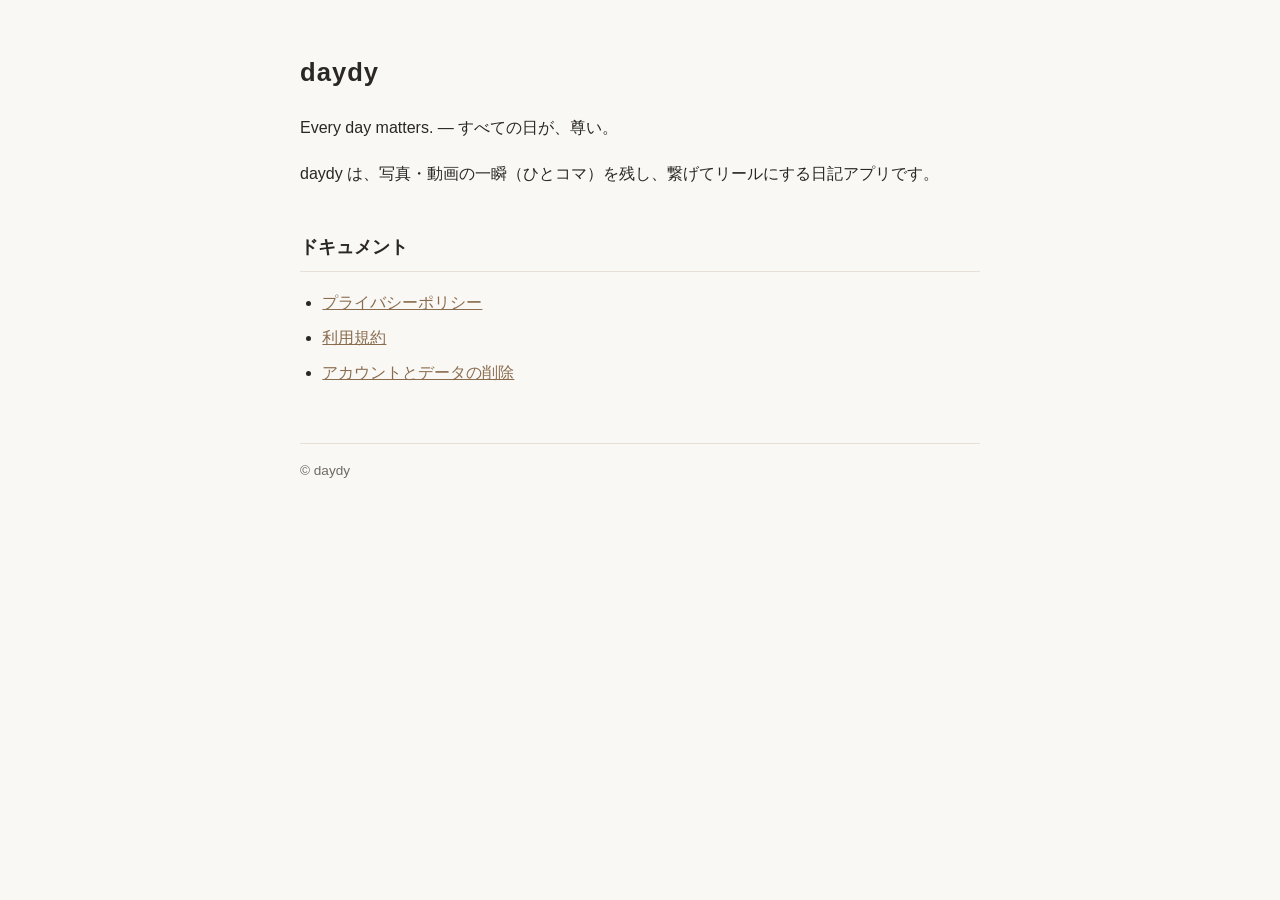
<file: index.html>
<!DOCTYPE html>
<html lang="ja">
<head>
<meta charset="utf-8">
<meta name="viewport" content="width=device-width, initial-scale=1">
<title>daydy</title>
<link rel="stylesheet" href="assets/style.css">
</head>
<body>
<main>
  <h1 class="brand">daydy</h1>
  <p>Every day matters. — すべての日が、尊い。</p>
  <p>daydy は、写真・動画の一瞬（ひとコマ）を残し、繋げてリールにする日記アプリです。</p>
  <h2>ドキュメント</h2>
  <ul>
    <li><a href="privacy/">プライバシーポリシー</a></li>
    <li><a href="terms/">利用規約</a></li>
    <li><a href="account-deletion/">アカウントとデータの削除</a></li>
  </ul>
  <footer>© daydy</footer>
</main>
</body>
</html>
</file>
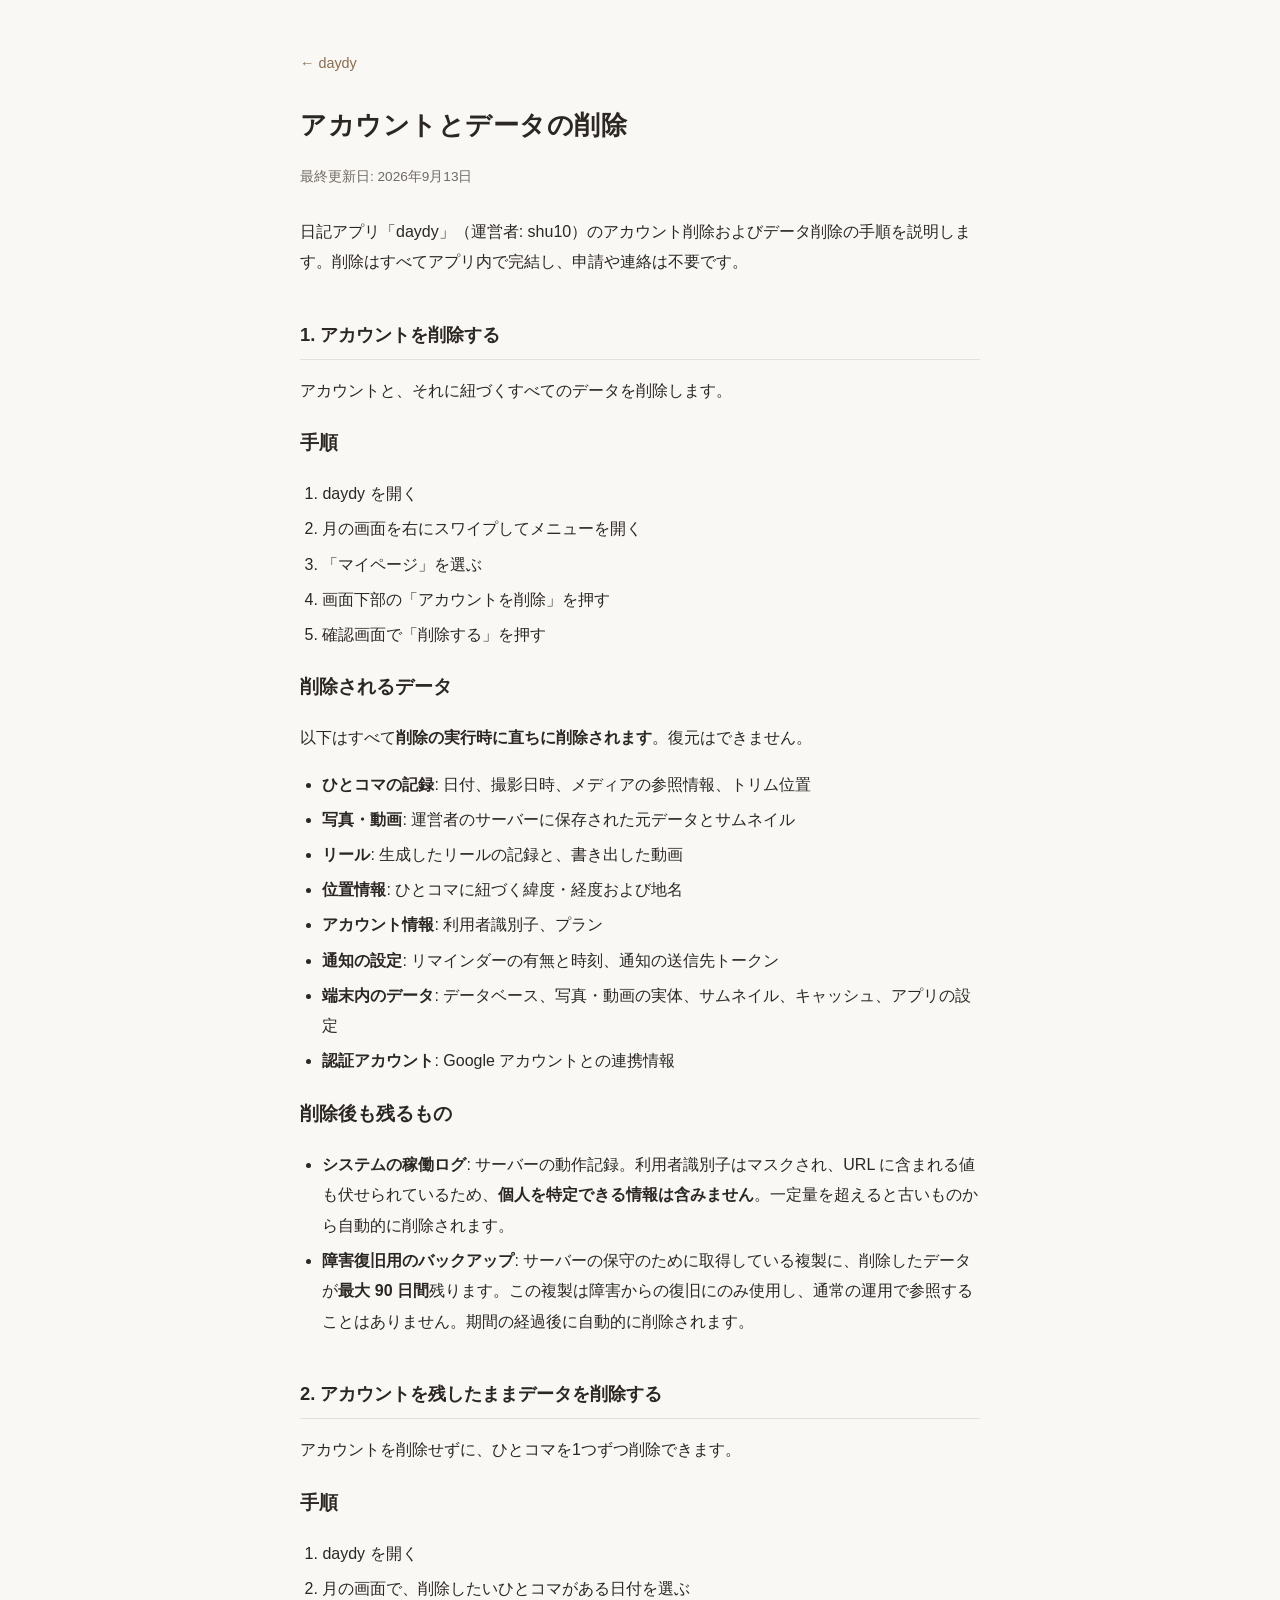
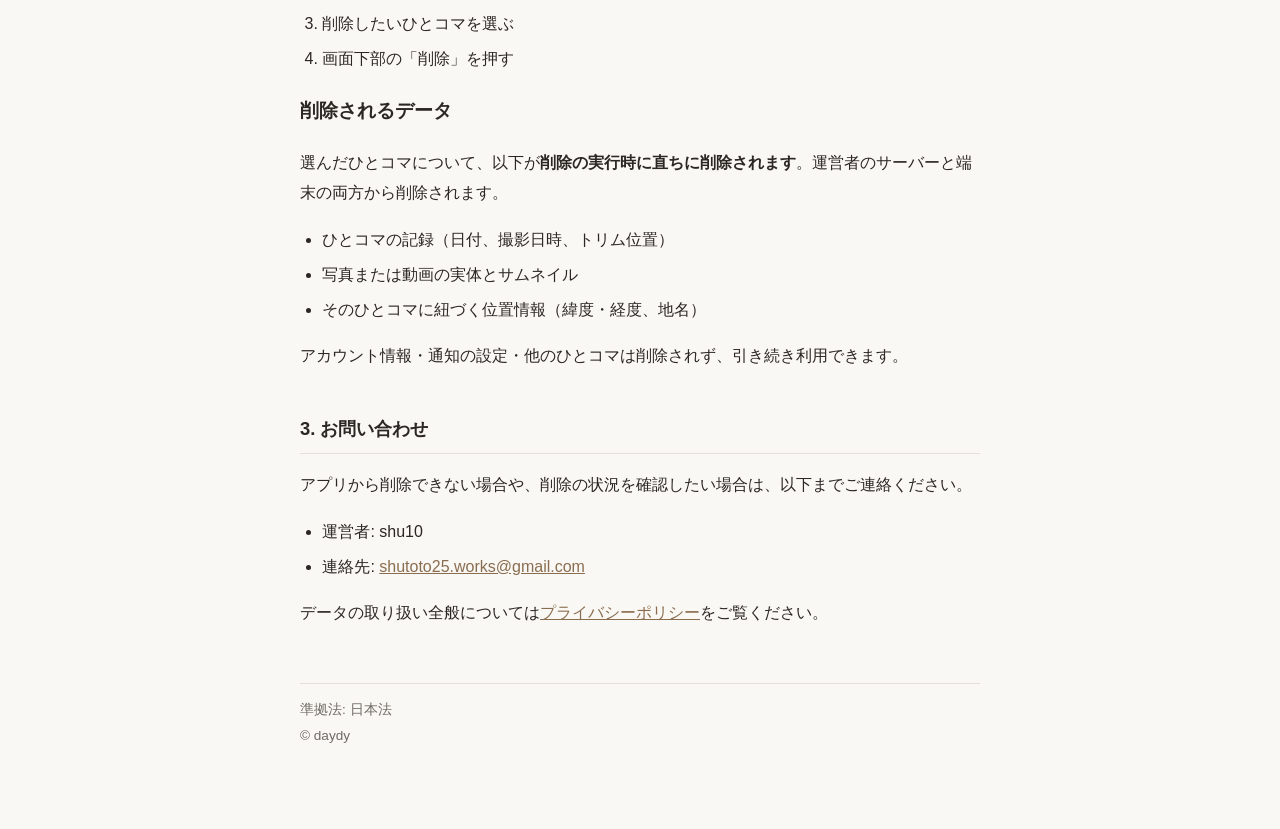
<file: account-deletion/index.html>
<!DOCTYPE html>
<html lang="ja">
<head>
<meta charset="utf-8">
<meta name="viewport" content="width=device-width, initial-scale=1">
<title>アカウントとデータの削除 | daydy</title>
<link rel="stylesheet" href="../assets/style.css">
</head>
<body>
<main>
  <a class="home" href="../">← daydy</a>
  <h1>アカウントとデータの削除</h1>
  <p class="updated">最終更新日: 2026年9月13日</p>

  <p>日記アプリ「daydy」（運営者: shu10）のアカウント削除およびデータ削除の手順を説明します。削除はすべてアプリ内で完結し、申請や連絡は不要です。</p>

  <h2>1. アカウントを削除する</h2>

  <p>アカウントと、それに紐づくすべてのデータを削除します。</p>

  <h3>手順</h3>
  <ol>
    <li>daydy を開く</li>
    <li>月の画面を右にスワイプしてメニューを開く</li>
    <li>「マイページ」を選ぶ</li>
    <li>画面下部の「アカウントを削除」を押す</li>
    <li>確認画面で「削除する」を押す</li>
  </ol>

  <h3>削除されるデータ</h3>
  <p>以下はすべて<strong>削除の実行時に直ちに削除されます</strong>。復元はできません。</p>
  <ul>
    <li><strong>ひとコマの記録</strong>: 日付、撮影日時、メディアの参照情報、トリム位置</li>
    <li><strong>写真・動画</strong>: 運営者のサーバーに保存された元データとサムネイル</li>
    <li><strong>リール</strong>: 生成したリールの記録と、書き出した動画</li>
    <li><strong>位置情報</strong>: ひとコマに紐づく緯度・経度および地名</li>
    <li><strong>アカウント情報</strong>: 利用者識別子、プラン</li>
    <li><strong>通知の設定</strong>: リマインダーの有無と時刻、通知の送信先トークン</li>
    <li><strong>端末内のデータ</strong>: データベース、写真・動画の実体、サムネイル、キャッシュ、アプリの設定</li>
    <li><strong>認証アカウント</strong>: Google アカウントとの連携情報</li>
  </ul>

  <h3>削除後も残るもの</h3>
  <ul>
    <li><strong>システムの稼働ログ</strong>: サーバーの動作記録。利用者識別子はマスクされ、URL に含まれる値も伏せられているため、<strong>個人を特定できる情報は含みません</strong>。一定量を超えると古いものから自動的に削除されます。</li>
    <li><strong>障害復旧用のバックアップ</strong>: サーバーの保守のために取得している複製に、削除したデータが<strong>最大 90 日間</strong>残ります。この複製は障害からの復旧にのみ使用し、通常の運用で参照することはありません。期間の経過後に自動的に削除されます。</li>
  </ul>

  <h2>2. アカウントを残したままデータを削除する</h2>

  <p>アカウントを削除せずに、ひとコマを1つずつ削除できます。</p>

  <h3>手順</h3>
  <ol>
    <li>daydy を開く</li>
    <li>月の画面で、削除したいひとコマがある日付を選ぶ</li>
    <li>削除したいひとコマを選ぶ</li>
    <li>画面下部の「削除」を押す</li>
  </ol>

  <h3>削除されるデータ</h3>
  <p>選んだひとコマについて、以下が<strong>削除の実行時に直ちに削除されます</strong>。運営者のサーバーと端末の両方から削除されます。</p>
  <ul>
    <li>ひとコマの記録（日付、撮影日時、トリム位置）</li>
    <li>写真または動画の実体とサムネイル</li>
    <li>そのひとコマに紐づく位置情報（緯度・経度、地名）</li>
  </ul>

  <p>アカウント情報・通知の設定・他のひとコマは削除されず、引き続き利用できます。</p>

  <h2>3. お問い合わせ</h2>

  <p>アプリから削除できない場合や、削除の状況を確認したい場合は、以下までご連絡ください。</p>
  <ul>
    <li>運営者: shu10</li>
    <li>連絡先: <a href="mailto:shutoto25.works@gmail.com">shutoto25.works@gmail.com</a></li>
  </ul>

  <p>データの取り扱い全般については<a href="../privacy/">プライバシーポリシー</a>をご覧ください。</p>

  <footer>準拠法: 日本法<br>© daydy</footer>
</main>
</body>
</html>
</file>
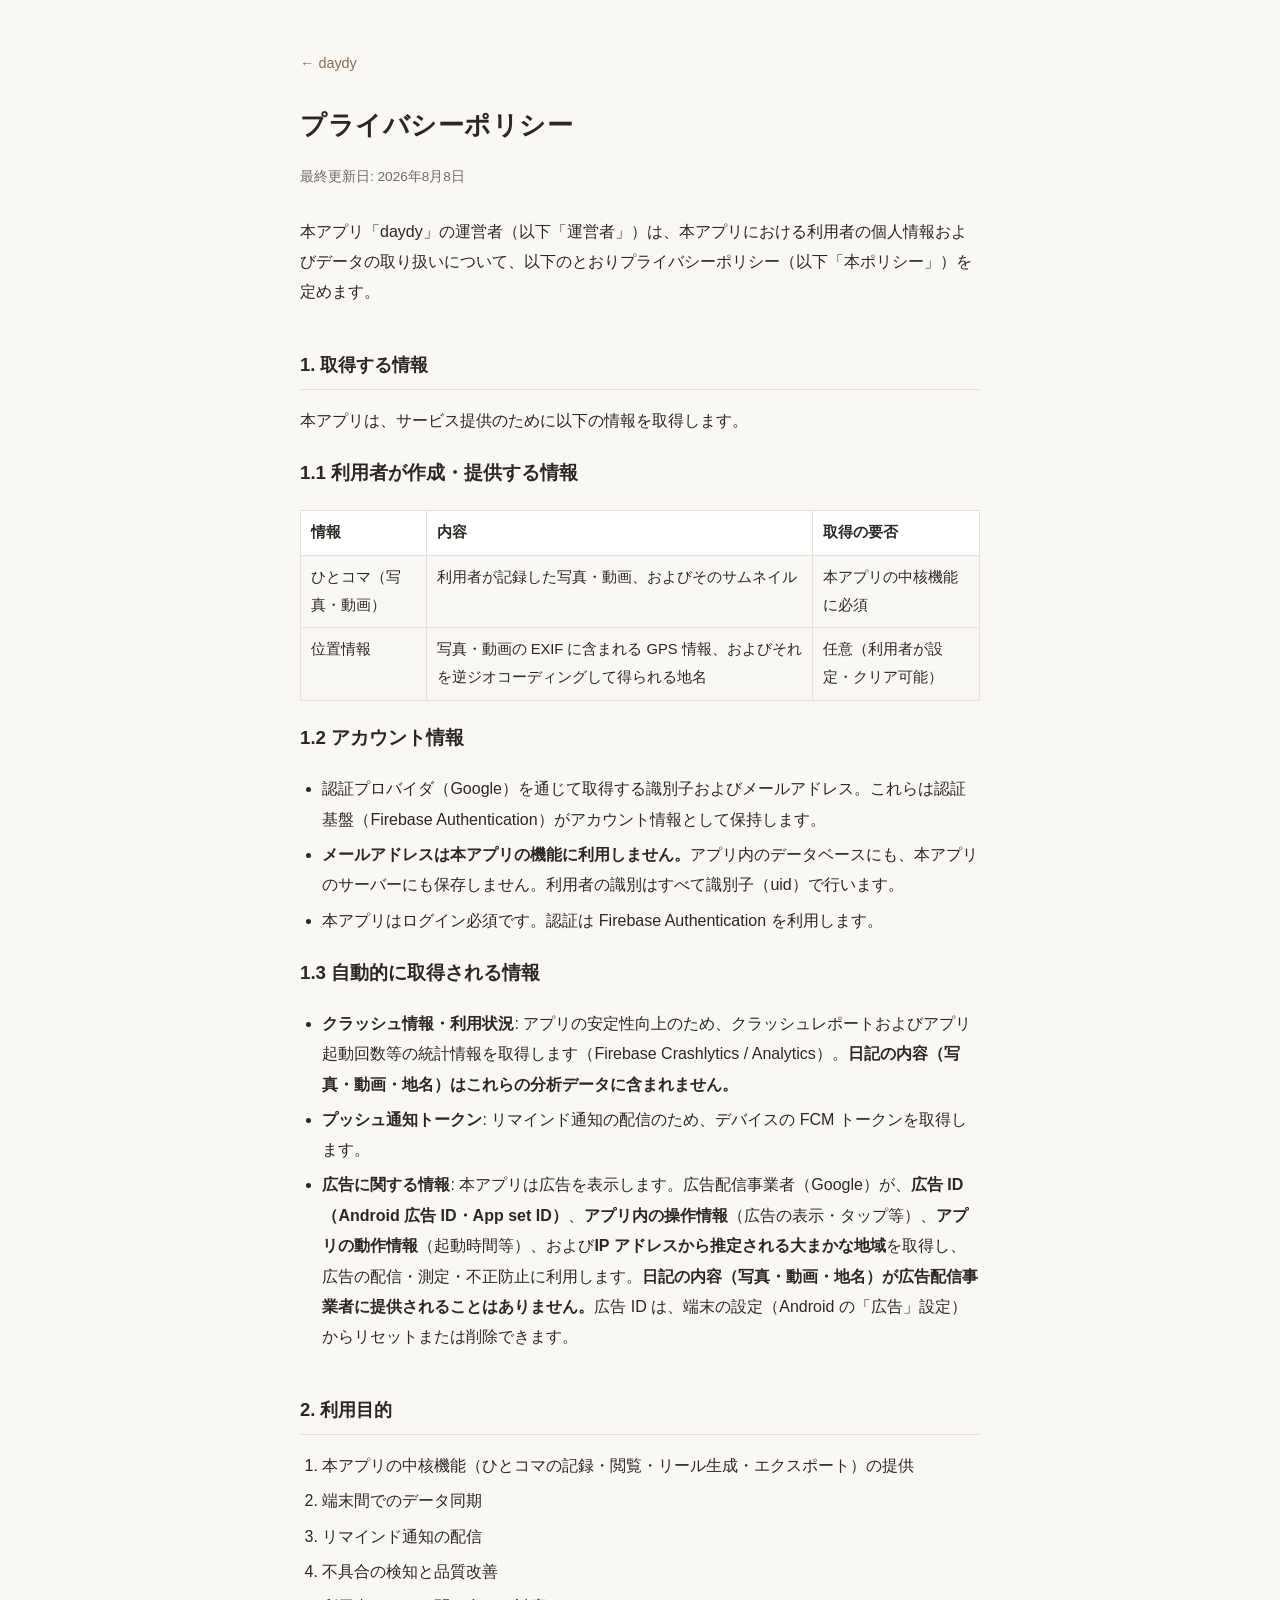
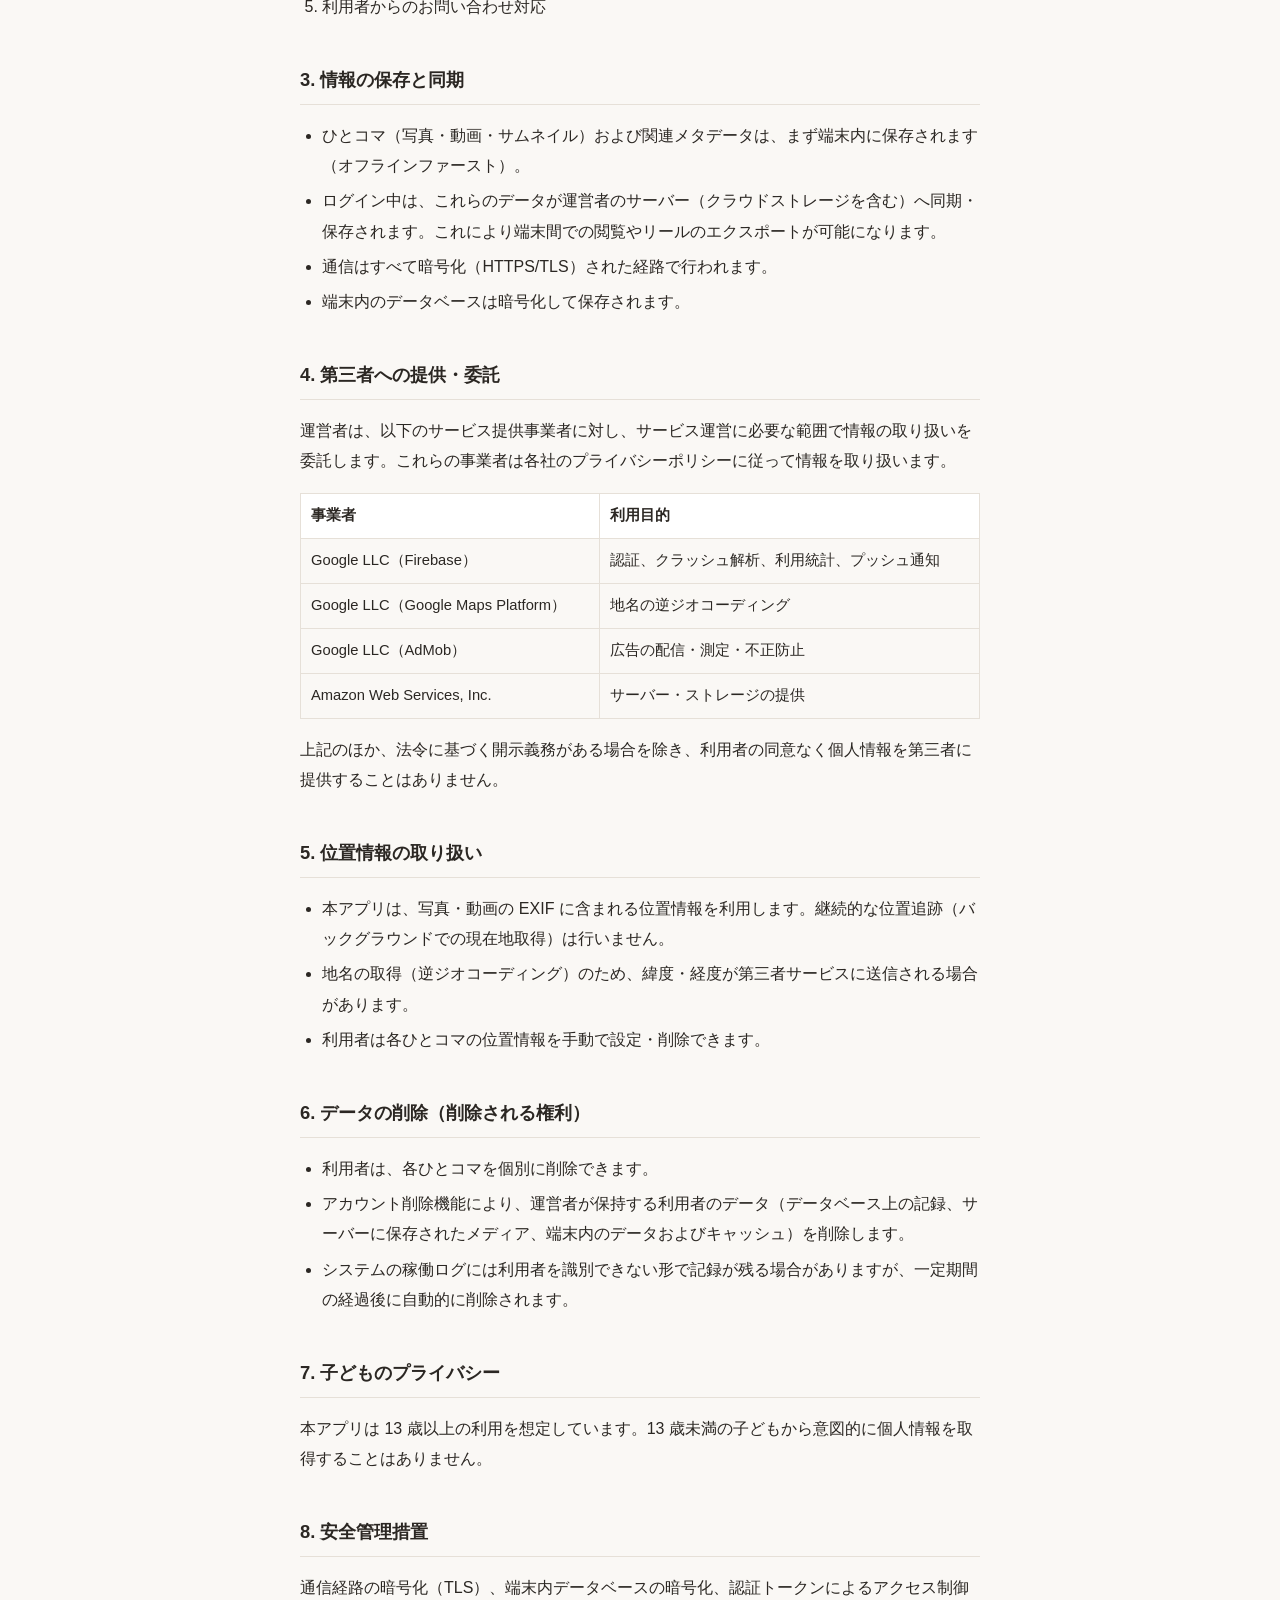
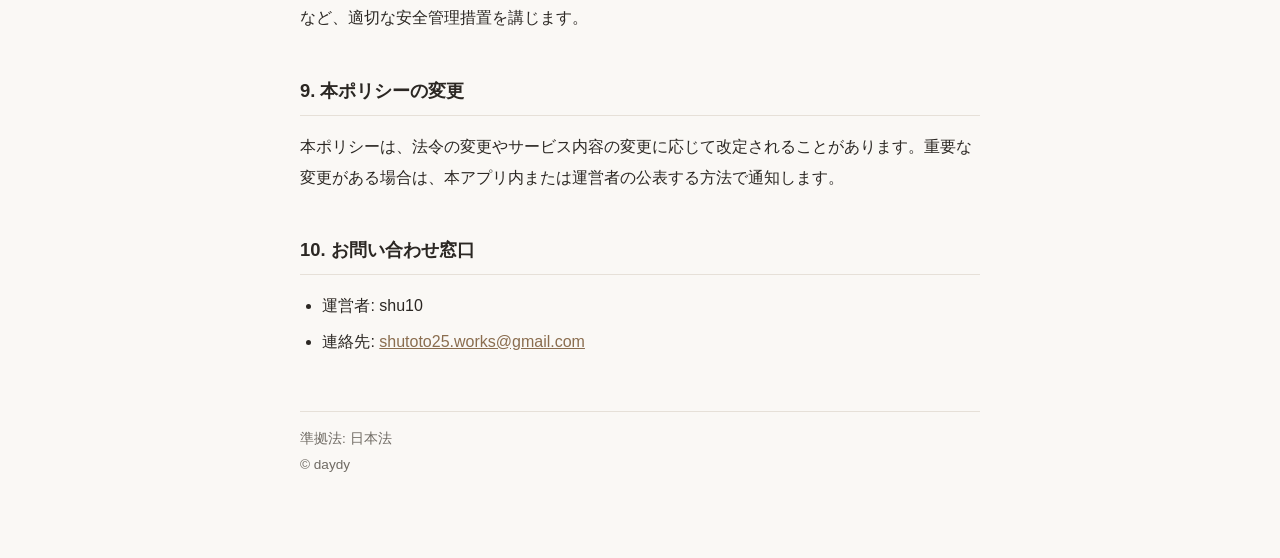
<file: privacy/index.html>
<!DOCTYPE html>
<html lang="ja">
<head>
<meta charset="utf-8">
<meta name="viewport" content="width=device-width, initial-scale=1">
<title>プライバシーポリシー | daydy</title>
<link rel="stylesheet" href="../assets/style.css">
</head>
<body>
<main>
  <a class="home" href="../">← daydy</a>
  <h1>プライバシーポリシー</h1>
  <p class="updated">最終更新日: 2026年8月8日</p>

  <p>本アプリ「daydy」の運営者（以下「運営者」）は、本アプリにおける利用者の個人情報およびデータの取り扱いについて、以下のとおりプライバシーポリシー（以下「本ポリシー」）を定めます。</p>

  <h2>1. 取得する情報</h2>
  <p>本アプリは、サービス提供のために以下の情報を取得します。</p>

  <h3>1.1 利用者が作成・提供する情報</h3>
  <table>
    <tr><th>情報</th><th>内容</th><th>取得の要否</th></tr>
    <tr><td>ひとコマ（写真・動画）</td><td>利用者が記録した写真・動画、およびそのサムネイル</td><td>本アプリの中核機能に必須</td></tr>
    <tr><td>位置情報</td><td>写真・動画の EXIF に含まれる GPS 情報、およびそれを逆ジオコーディングして得られる地名</td><td>任意（利用者が設定・クリア可能）</td></tr>
  </table>

  <h3>1.2 アカウント情報</h3>
  <ul>
    <li>認証プロバイダ（Google）を通じて取得する識別子およびメールアドレス。これらは認証基盤（Firebase Authentication）がアカウント情報として保持します。</li>
    <li><strong>メールアドレスは本アプリの機能に利用しません。</strong>アプリ内のデータベースにも、本アプリのサーバーにも保存しません。利用者の識別はすべて識別子（uid）で行います。</li>
    <li>本アプリはログイン必須です。認証は Firebase Authentication を利用します。</li>
  </ul>

  <h3>1.3 自動的に取得される情報</h3>
  <ul>
    <li><strong>クラッシュ情報・利用状況</strong>: アプリの安定性向上のため、クラッシュレポートおよびアプリ起動回数等の統計情報を取得します（Firebase Crashlytics / Analytics）。<strong>日記の内容（写真・動画・地名）はこれらの分析データに含まれません。</strong></li>
    <li><strong>プッシュ通知トークン</strong>: リマインド通知の配信のため、デバイスの FCM トークンを取得します。</li>
    <li><strong>広告に関する情報</strong>: 本アプリは広告を表示します。広告配信事業者（Google）が、<strong>広告 ID（Android 広告 ID・App set ID）</strong>、<strong>アプリ内の操作情報</strong>（広告の表示・タップ等）、<strong>アプリの動作情報</strong>（起動時間等）、および<strong>IP アドレスから推定される大まかな地域</strong>を取得し、広告の配信・測定・不正防止に利用します。<strong>日記の内容（写真・動画・地名）が広告配信事業者に提供されることはありません。</strong>広告 ID は、端末の設定（Android の「広告」設定）からリセットまたは削除できます。</li>
  </ul>

  <h2>2. 利用目的</h2>
  <ol>
    <li>本アプリの中核機能（ひとコマの記録・閲覧・リール生成・エクスポート）の提供</li>
    <li>端末間でのデータ同期</li>
    <li>リマインド通知の配信</li>
    <li>不具合の検知と品質改善</li>
    <li>利用者からのお問い合わせ対応</li>
  </ol>

  <h2>3. 情報の保存と同期</h2>
  <ul>
    <li>ひとコマ（写真・動画・サムネイル）および関連メタデータは、まず端末内に保存されます（オフラインファースト）。</li>
    <li>ログイン中は、これらのデータが運営者のサーバー（クラウドストレージを含む）へ同期・保存されます。これにより端末間での閲覧やリールのエクスポートが可能になります。</li>
    <li>通信はすべて暗号化（HTTPS/TLS）された経路で行われます。</li>
    <li>端末内のデータベースは暗号化して保存されます。</li>
  </ul>

  <h2>4. 第三者への提供・委託</h2>
  <p>運営者は、以下のサービス提供事業者に対し、サービス運営に必要な範囲で情報の取り扱いを委託します。これらの事業者は各社のプライバシーポリシーに従って情報を取り扱います。</p>
  <table>
    <tr><th>事業者</th><th>利用目的</th></tr>
    <tr><td>Google LLC（Firebase）</td><td>認証、クラッシュ解析、利用統計、プッシュ通知</td></tr>
    <tr><td>Google LLC（Google Maps Platform）</td><td>地名の逆ジオコーディング</td></tr>
    <tr><td>Google LLC（AdMob）</td><td>広告の配信・測定・不正防止</td></tr>
    <tr><td>Amazon Web Services, Inc.</td><td>サーバー・ストレージの提供</td></tr>
  </table>
  <p>上記のほか、法令に基づく開示義務がある場合を除き、利用者の同意なく個人情報を第三者に提供することはありません。</p>

  <h2>5. 位置情報の取り扱い</h2>
  <ul>
    <li>本アプリは、写真・動画の EXIF に含まれる位置情報を利用します。継続的な位置追跡（バックグラウンドでの現在地取得）は行いません。</li>
    <li>地名の取得（逆ジオコーディング）のため、緯度・経度が第三者サービスに送信される場合があります。</li>
    <li>利用者は各ひとコマの位置情報を手動で設定・削除できます。</li>
  </ul>

  <h2>6. データの削除（削除される権利）</h2>
  <ul>
    <li>利用者は、各ひとコマを個別に削除できます。</li>
    <li>アカウント削除機能により、運営者が保持する利用者のデータ（データベース上の記録、サーバーに保存されたメディア、端末内のデータおよびキャッシュ）を削除します。</li>
    <li>システムの稼働ログには利用者を識別できない形で記録が残る場合がありますが、一定期間の経過後に自動的に削除されます。</li>
  </ul>

  <h2>7. 子どものプライバシー</h2>
  <p>本アプリは 13 歳以上の利用を想定しています。13 歳未満の子どもから意図的に個人情報を取得することはありません。</p>

  <h2>8. 安全管理措置</h2>
  <p>通信経路の暗号化（TLS）、端末内データベースの暗号化、認証トークンによるアクセス制御など、適切な安全管理措置を講じます。</p>

  <h2>9. 本ポリシーの変更</h2>
  <p>本ポリシーは、法令の変更やサービス内容の変更に応じて改定されることがあります。重要な変更がある場合は、本アプリ内または運営者の公表する方法で通知します。</p>

  <h2>10. お問い合わせ窓口</h2>
  <ul>
    <li>運営者: shu10</li>
    <li>連絡先: <a href="mailto:shutoto25.works@gmail.com">shutoto25.works@gmail.com</a></li>
  </ul>

  <footer>準拠法: 日本法<br>© daydy</footer>
</main>
</body>
</html>
</file>
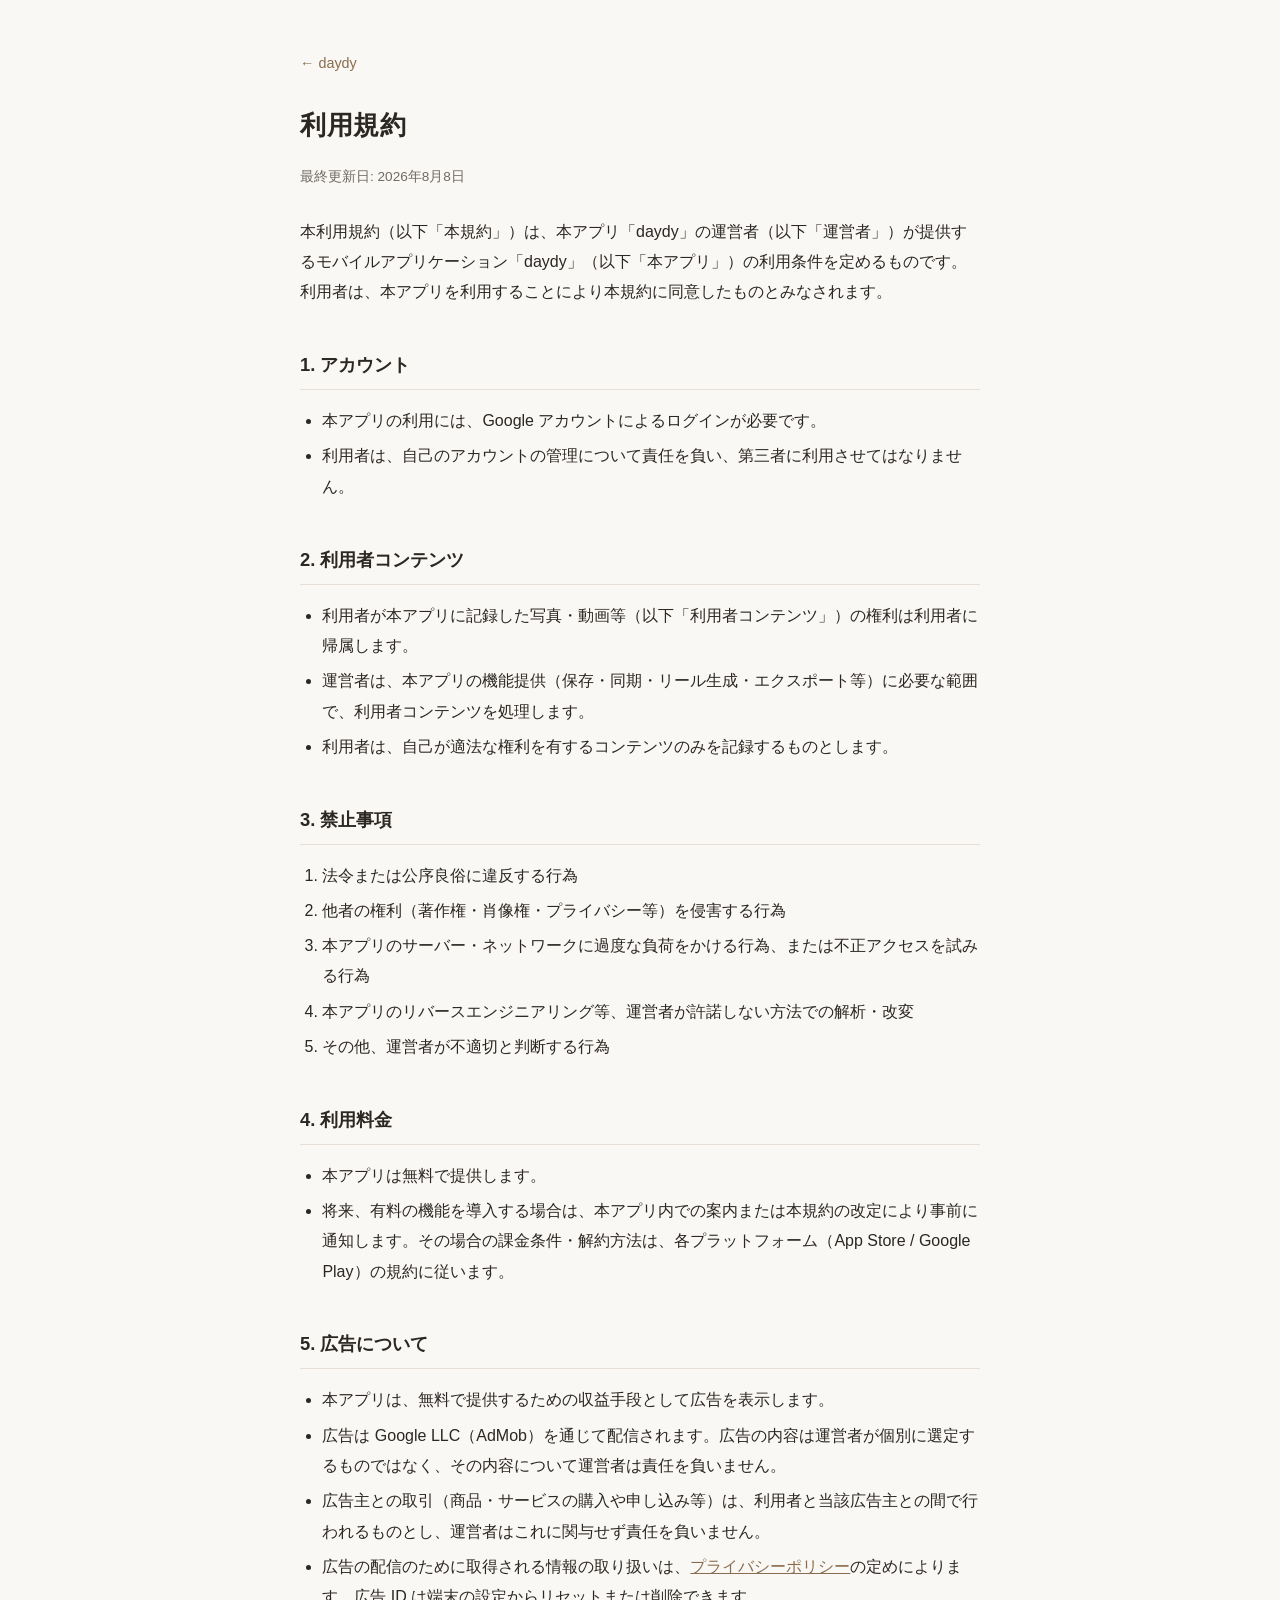
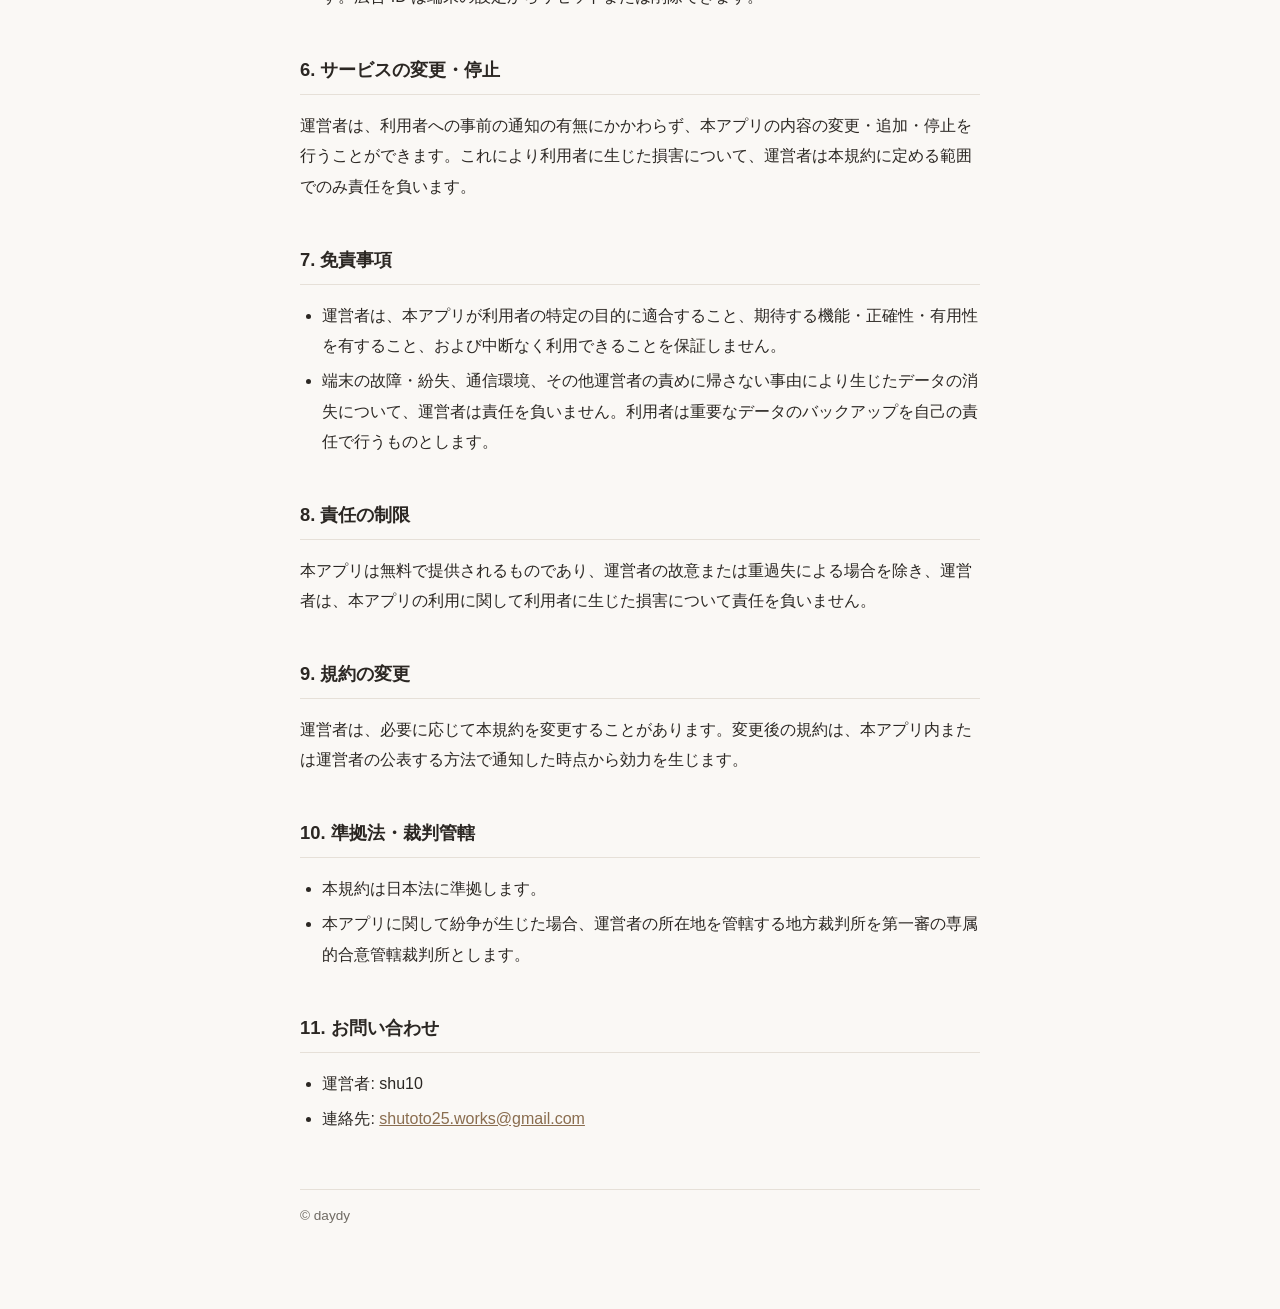
<file: terms/index.html>
<!DOCTYPE html>
<html lang="ja">
<head>
<meta charset="utf-8">
<meta name="viewport" content="width=device-width, initial-scale=1">
<title>利用規約 | daydy</title>
<link rel="stylesheet" href="../assets/style.css">
</head>
<body>
<main>
  <a class="home" href="../">← daydy</a>
  <h1>利用規約</h1>
  <p class="updated">最終更新日: 2026年8月8日</p>

  <p>本利用規約（以下「本規約」）は、本アプリ「daydy」の運営者（以下「運営者」）が提供するモバイルアプリケーション「daydy」（以下「本アプリ」）の利用条件を定めるものです。利用者は、本アプリを利用することにより本規約に同意したものとみなされます。</p>

  <h2>1. アカウント</h2>
  <ul>
    <li>本アプリの利用には、Google アカウントによるログインが必要です。</li>
    <li>利用者は、自己のアカウントの管理について責任を負い、第三者に利用させてはなりません。</li>
  </ul>

  <h2>2. 利用者コンテンツ</h2>
  <ul>
    <li>利用者が本アプリに記録した写真・動画等（以下「利用者コンテンツ」）の権利は利用者に帰属します。</li>
    <li>運営者は、本アプリの機能提供（保存・同期・リール生成・エクスポート等）に必要な範囲で、利用者コンテンツを処理します。</li>
    <li>利用者は、自己が適法な権利を有するコンテンツのみを記録するものとします。</li>
  </ul>

  <h2>3. 禁止事項</h2>
  <ol>
    <li>法令または公序良俗に違反する行為</li>
    <li>他者の権利（著作権・肖像権・プライバシー等）を侵害する行為</li>
    <li>本アプリのサーバー・ネットワークに過度な負荷をかける行為、または不正アクセスを試みる行為</li>
    <li>本アプリのリバースエンジニアリング等、運営者が許諾しない方法での解析・改変</li>
    <li>その他、運営者が不適切と判断する行為</li>
  </ol>

  <h2>4. 利用料金</h2>
  <ul>
    <li>本アプリは無料で提供します。</li>
    <li>将来、有料の機能を導入する場合は、本アプリ内での案内または本規約の改定により事前に通知します。その場合の課金条件・解約方法は、各プラットフォーム（App Store / Google Play）の規約に従います。</li>
  </ul>

  <h2>5. 広告について</h2>
  <ul>
    <li>本アプリは、無料で提供するための収益手段として広告を表示します。</li>
    <li>広告は Google LLC（AdMob）を通じて配信されます。広告の内容は運営者が個別に選定するものではなく、その内容について運営者は責任を負いません。</li>
    <li>広告主との取引（商品・サービスの購入や申し込み等）は、利用者と当該広告主との間で行われるものとし、運営者はこれに関与せず責任を負いません。</li>
    <li>広告の配信のために取得される情報の取り扱いは、<a href="/privacy/">プライバシーポリシー</a>の定めによります。広告 ID は端末の設定からリセットまたは削除できます。</li>
  </ul>

  <h2>6. サービスの変更・停止</h2>
  <p>運営者は、利用者への事前の通知の有無にかかわらず、本アプリの内容の変更・追加・停止を行うことができます。これにより利用者に生じた損害について、運営者は本規約に定める範囲でのみ責任を負います。</p>

  <h2>7. 免責事項</h2>
  <ul>
    <li>運営者は、本アプリが利用者の特定の目的に適合すること、期待する機能・正確性・有用性を有すること、および中断なく利用できることを保証しません。</li>
    <li>端末の故障・紛失、通信環境、その他運営者の責めに帰さない事由により生じたデータの消失について、運営者は責任を負いません。利用者は重要なデータのバックアップを自己の責任で行うものとします。</li>
  </ul>

  <h2>8. 責任の制限</h2>
  <p>本アプリは無料で提供されるものであり、運営者の故意または重過失による場合を除き、運営者は、本アプリの利用に関して利用者に生じた損害について責任を負いません。</p>

  <h2>9. 規約の変更</h2>
  <p>運営者は、必要に応じて本規約を変更することがあります。変更後の規約は、本アプリ内または運営者の公表する方法で通知した時点から効力を生じます。</p>

  <h2>10. 準拠法・裁判管轄</h2>
  <ul>
    <li>本規約は日本法に準拠します。</li>
    <li>本アプリに関して紛争が生じた場合、運営者の所在地を管轄する地方裁判所を第一審の専属的合意管轄裁判所とします。</li>
  </ul>

  <h2>11. お問い合わせ</h2>
  <ul>
    <li>運営者: shu10</li>
    <li>連絡先: <a href="mailto:shutoto25.works@gmail.com">shutoto25.works@gmail.com</a></li>
  </ul>

  <footer>© daydy</footer>
</main>
</body>
</html>
</file>
<file: assets/style.css>
:root {
  --text: #2b2723;
  --muted: #6f6a63;
  --bg: #faf8f5;
  --surface: #ffffff;
  --accent: #8a6d4f;
  --border: #e6e0d8;
}
@media (prefers-color-scheme: dark) {
  :root {
    --text: #e8e4de;
    --muted: #a29b91;
    --bg: #1c1a17;
    --surface: #262320;
    --accent: #c2a482;
    --border: #3a352f;
  }
}
* { box-sizing: border-box; }
body {
  margin: 0;
  font-family: "Hiragino Sans", "Yu Gothic", "Noto Sans JP", sans-serif;
  color: var(--text);
  background: var(--bg);
  line-height: 1.9;
}
main {
  max-width: 720px;
  margin: 0 auto;
  padding: 48px 20px 80px;
}
h1 { font-size: 1.6rem; letter-spacing: 0.02em; margin: 0 0 4px; }
h2 { font-size: 1.15rem; margin-top: 2.2em; border-bottom: 1px solid var(--border); padding-bottom: 6px; }
.updated { color: var(--muted); font-size: 0.85rem; margin-bottom: 2em; }
a { color: var(--accent); }
table { border-collapse: collapse; width: 100%; font-size: 0.92rem; }
th, td { border: 1px solid var(--border); padding: 8px 10px; text-align: left; vertical-align: top; }
th { background: var(--surface); }
.home { display: inline-block; margin-bottom: 24px; font-size: 0.9rem; text-decoration: none; }
.pending { color: var(--muted); }
footer { margin-top: 4em; padding-top: 1em; border-top: 1px solid var(--border); color: var(--muted); font-size: 0.85rem; }
.brand { font-weight: 600; letter-spacing: 0.04em; }
ol, ul { padding-left: 1.4em; }
li { margin: 0.3em 0; }
</file>
